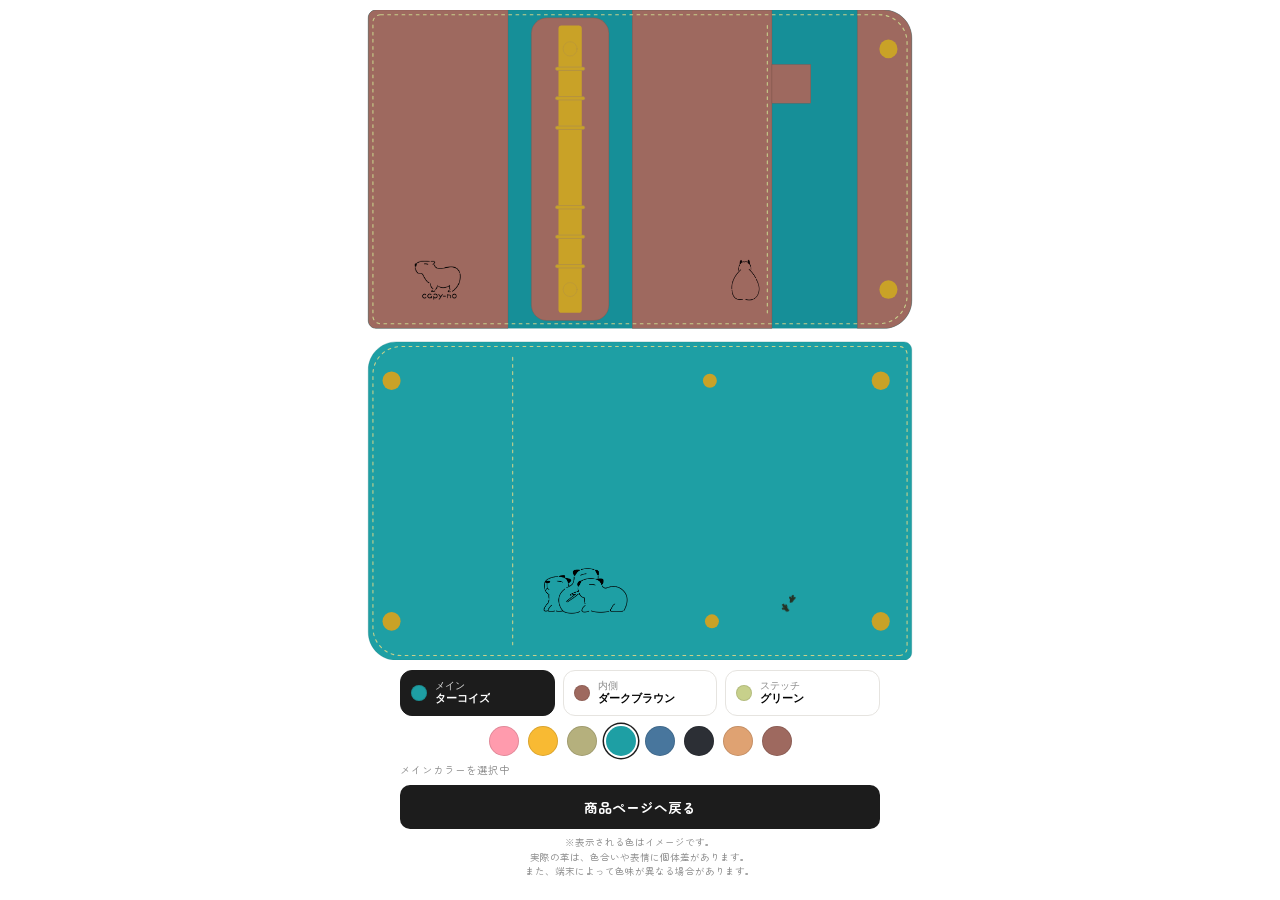
<file: index.html>
<!DOCTYPE html>
<html lang="ja">
<head>
<meta charset="UTF-8">
<meta http-equiv="refresh" content="0; url=bible/">
<title>カラーシミュレーター | capy-no</title>
<script>location.replace('bible/' + location.search);</script>
</head>
<body>
<p><a href="bible/">カラーシミュレーターへ</a></p>
</body>
</html>
</file>
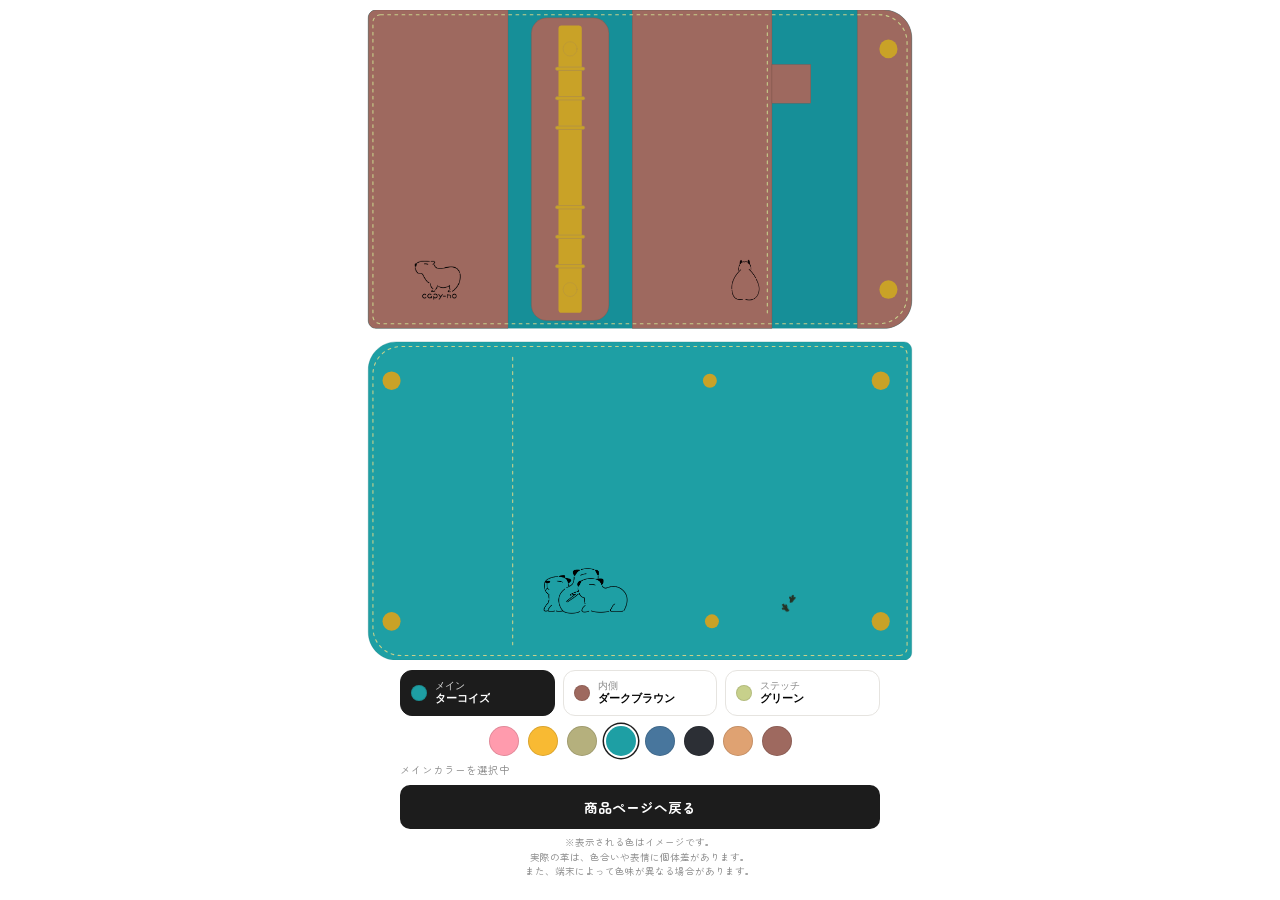
<file: bible-minne/index.html>
<!DOCTYPE html>
<html lang="ja">
<head>
<meta charset="UTF-8">
<meta http-equiv="refresh" content="0; url=../bible/?back=https%3A%2F%2Fminne.com%2Fitems%2F44501650">
<title>カラーシミュレーター | capy-no</title>
<script>location.replace('../bible/?back=https%3A%2F%2Fminne.com%2Fitems%2F44501650');</script>
</head>
<body>
<p><a href="../bible/?back=https%3A%2F%2Fminne.com%2Fitems%2F44501650">カラーシミュレーターへ</a></p>
</body>
</html>
</file>
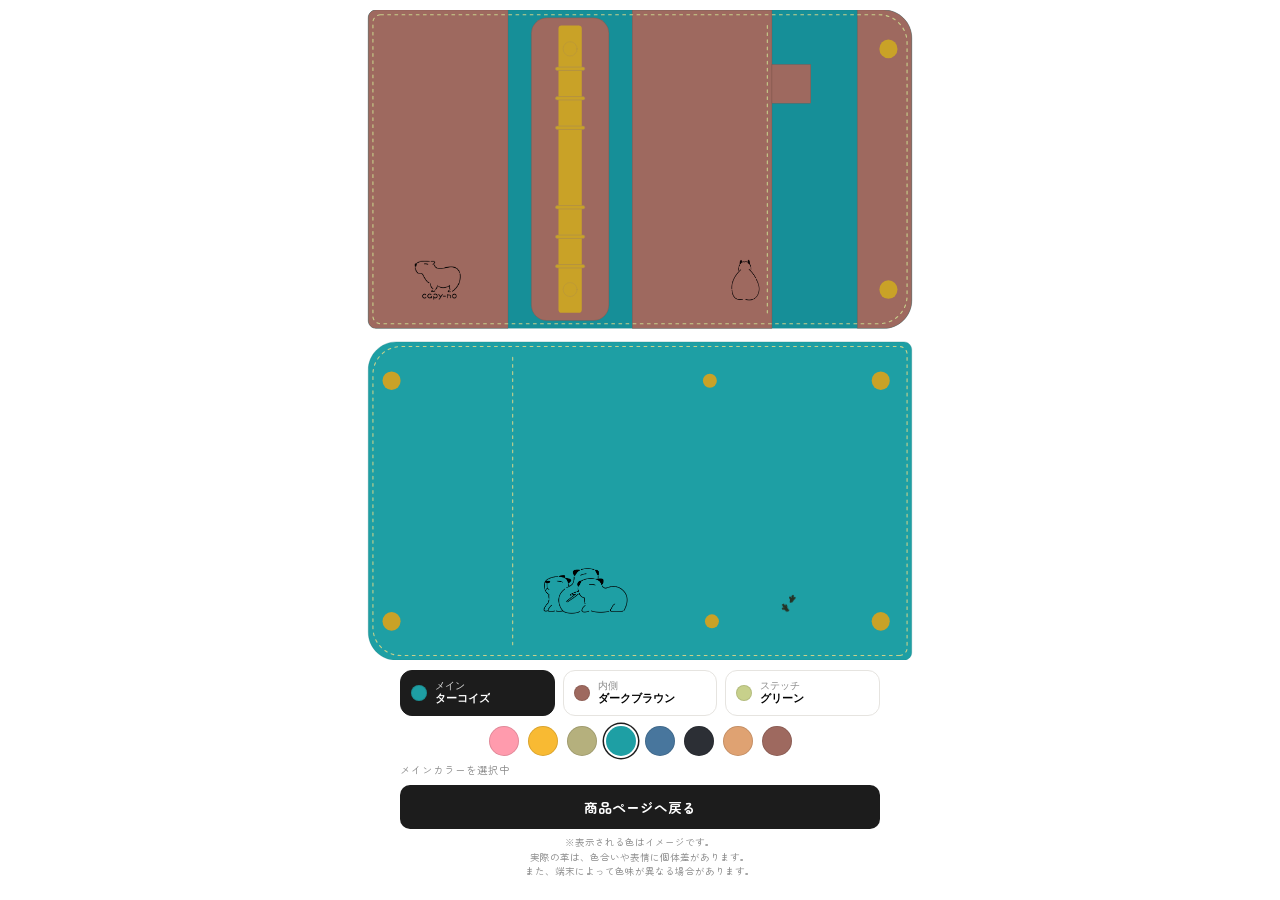
<file: bible/index.html>
<!DOCTYPE html>
<html lang="ja">
<head>
<meta charset="UTF-8">
<meta name="viewport" content="width=device-width, initial-scale=1.0">
<title>カラーシミュレーター | capy-no</title>
<!-- Google tag (gtag.js) -->
<script async src="https://www.googletagmanager.com/gtag/js?id=G-CZFLJF0Y0Q"></script>
<script>
  window.dataLayer = window.dataLayer || [];
  function gtag(){dataLayer.push(arguments);}
  gtag('js', new Date());
  gtag('config', 'G-CZFLJF0Y0Q');
</script>
<link rel="preconnect" href="https://fonts.googleapis.com">
<link href="https://fonts.googleapis.com/css2?family=Zen+Maru+Gothic:wght@400;500;700;900&display=swap" rel="stylesheet">
<link rel="stylesheet" href="../shared/simulator.css">
<style>
  /* この商品（バイブルサイズ）のアートワーク専用スタイル。
     色変数の初期値と、SVGパーツ⇔色変数の対応はここに書く。 */
  :root{
    --main-color:#1E9FA4;
    --main-suede-color:#168F98;
    --inner-color:#9E695F;
    --thread-color:#C7D08B;
    --hardware:#C9A227;
    --main-border:#16777B;
    --inner-border:#754A43;
  }
  .c-main{ fill:var(--main-color); stroke:var(--main-border); stroke-miterlimit:10; stroke-width:.5px; transition:fill .35s ease, stroke .35s ease; }
  .c-main-suede{ fill:var(--main-suede-color); stroke:var(--main-border); stroke-miterlimit:10; stroke-width:.5px; transition:fill .35s ease, stroke .35s ease; }
  .c-inner{ fill:var(--inner-color); stroke:var(--inner-border); stroke-miterlimit:10; stroke-width:.5px; transition:fill .35s ease, stroke .35s ease; }
  .c-thread{ fill:none; stroke:var(--thread-color); stroke-dasharray:5 8; stroke-width:2px; stroke-linecap:round; transition:stroke .35s ease; }
  .c-hardware-fill{ fill:#c9a227; }
  .c-hardware-fill2{ fill:#c9a227; }
  .c-hardware-bar{ fill:#c9a227; stroke:#a58756; }
  .c-hardware-line{ fill:none; stroke:rgba(165,135,86,.5); stroke-linejoin:round; stroke-linecap:round; }
</style>
</head>
<body>
<div class="page">
  <h1 class="visually-hidden">システム手帳（バイブルサイズ） カラーシミュレーター</h1>

  <main>
    <div class="preview">
      <svg viewBox="0 0 992.38 1187.09" xmlns="http://www.w3.org/2000/svg" preserveAspectRatio="xMidYMid meet">
        <path class="c-main-suede" d="M14.3.12h926.93c28.16,0,51.02,22.86,51.02,51.02v479.06c0,28.16-22.86,51.02-51.02,51.02H14.3c-7.82,0-14.17-6.35-14.17-14.17V14.3C.12,6.48,6.48.12,14.3.12Z"/>
        <path class="c-inner" d="M14.3.12h240.94v581.1H14.3c-7.82,0-14.17-6.35-14.17-14.17V14.3C.12,6.48,6.48.12,14.3.12Z"/>
        <rect class="c-inner" x="482.01" y=".12" width="255.12" height="581.1"/>
        <rect class="c-inner" x="297.76" y="14.3" width="141.73" height="552.76" rx="28.35" ry="28.35"/>
        <path class="c-inner" d="M893.04.12h48.19c28.16,0,51.02,22.86,51.02,51.02v479.06c0,28.16-22.86,51.02-51.02,51.02h-48.19V.12h0Z"/>
        <rect class="c-hardware-fill" x="347.37" y="28.47" width="42.52" height="524.41" rx="5.67" ry="5.67"/>
        <ellipse class="c-hardware-line" cx="368.63" cy="70.99" rx="12.76" ry="13.13"/>
        <circle class="c-hardware-line" cx="368.63" cy="510.36" r="12.76"/>
        <rect class="c-inner" x="737.13" y="99.34" width="70.87" height="70.87"/>
        <path class="c-thread" d="M22.8,8.63h909.92c28.16,0,51.02,22.86,51.02,51.02v462.05c0,28.16-22.86,51.02-51.02,51.02H22.8c-7.82,0-14.17-6.35-14.17-14.17V22.8c0-7.82,6.35-14.17,14.17-14.17Z"/>
        <line class="c-thread" x1="728.63" y1="28.47" x2="728.63" y2="552.88"/>
        <ellipse class="c-hardware-fill2" cx="949.73" cy="70.99" rx="16.51" ry="17"/>
        <ellipse class="c-hardware-fill2" cx="949.73" cy="510.36" rx="16.51" ry="17"/>
        <rect class="c-hardware-bar" x="341.7" y="211.87" width="53.86" height="6.24" rx="3.12" ry="3.12"/>
        <rect class="c-hardware-bar" x="341.7" y="357.01" width="53.86" height="6.24" rx="3.12" ry="3.12"/>
        <rect class="c-hardware-bar" x="341.7" y="410.87" width="53.86" height="6.24" rx="3.12" ry="3.12"/>
        <rect class="c-hardware-bar" x="341.7" y="104.16" width="53.86" height="6.24" rx="3.12" ry="3.12"/>
        <rect class="c-hardware-bar" x="341.7" y="158.01" width="53.86" height="6.24" rx="3.12" ry="3.12"/>
        <rect class="c-hardware-bar" x="341.7" y="464.72" width="53.86" height="6.24" rx="3.12" ry="3.12"/>
        <path class="c-main" d="M14.3,605.86h926.93c28.16,0,51.02,22.86,51.02,51.02v479.06c0,28.16-22.86,51.02-51.02,51.02H14.3c-7.82,0-14.17-6.35-14.17-14.17v-552.76c0-7.82,6.35-14.17,14.17-14.17Z" transform="translate(992.38 1792.83) rotate(180)"/>
        <path class="c-thread" d="M22.8,614.37h909.92c28.16,0,51.02,22.86,51.02,51.02v462.05c0,28.16-22.86,51.02-51.02,51.02H22.8c-7.82,0-14.17-6.35-14.17-14.17v-535.75c0-7.82,6.35-14.17,14.17-14.17Z" transform="translate(992.38 1792.83) rotate(180)"/>
        <line class="c-thread" x1="263.75" y1="634.21" x2="263.75" y2="1158.62"/>
        <ellipse class="c-hardware-fill2" cx="42.64" cy="676.73" rx="16.51" ry="17"/>
        <ellipse class="c-hardware-fill2" cx="42.64" cy="1116.1" rx="16.51" ry="17"/>
        <ellipse class="c-hardware-fill2" cx="935.68" cy="676.73" rx="16.51" ry="17"/>
        <ellipse class="c-hardware-fill2" cx="935.68" cy="1116.1" rx="16.51" ry="17"/>
        <circle class="c-hardware-fill2" cx="623.75" cy="676.73" r="12.76"/>
        <circle class="c-hardware-fill2" cx="627.51" cy="1116.1" r="12.76"/>
        <image width="289" height="245" transform="translate(85.04 457.99) scale(.29)" href="assets/logo-large.png"/>
        <image width="638" height="346" transform="translate(320.29 1018.89) scale(.24)" href="assets/logo-medium.png"/>
        <image width="47" height="70" transform="translate(751.87 1087.28) rotate(-30) scale(.24)" href="assets/pawprint-small-1.png"/>
        <image width="49" height="60" transform="translate(768.34 1067.82) scale(.24)" href="assets/pawprint-small-2.png"/>
        <image width="214" height="308" transform="translate(662.97 456.16) scale(.24)" href="assets/logo-corner.png"/>
      </svg>
    </div>

    <div class="controls" id="controls"></div>
  </main>

  <div class="modal-overlay" id="modal-overlay"></div>
</div>

<script src="../shared/simulator.js"></script>
<script src="config.js"></script>
<script>
  ColorSimulator.init(SIMULATOR_CONFIG);
</script>
</body>
</html>
</file>
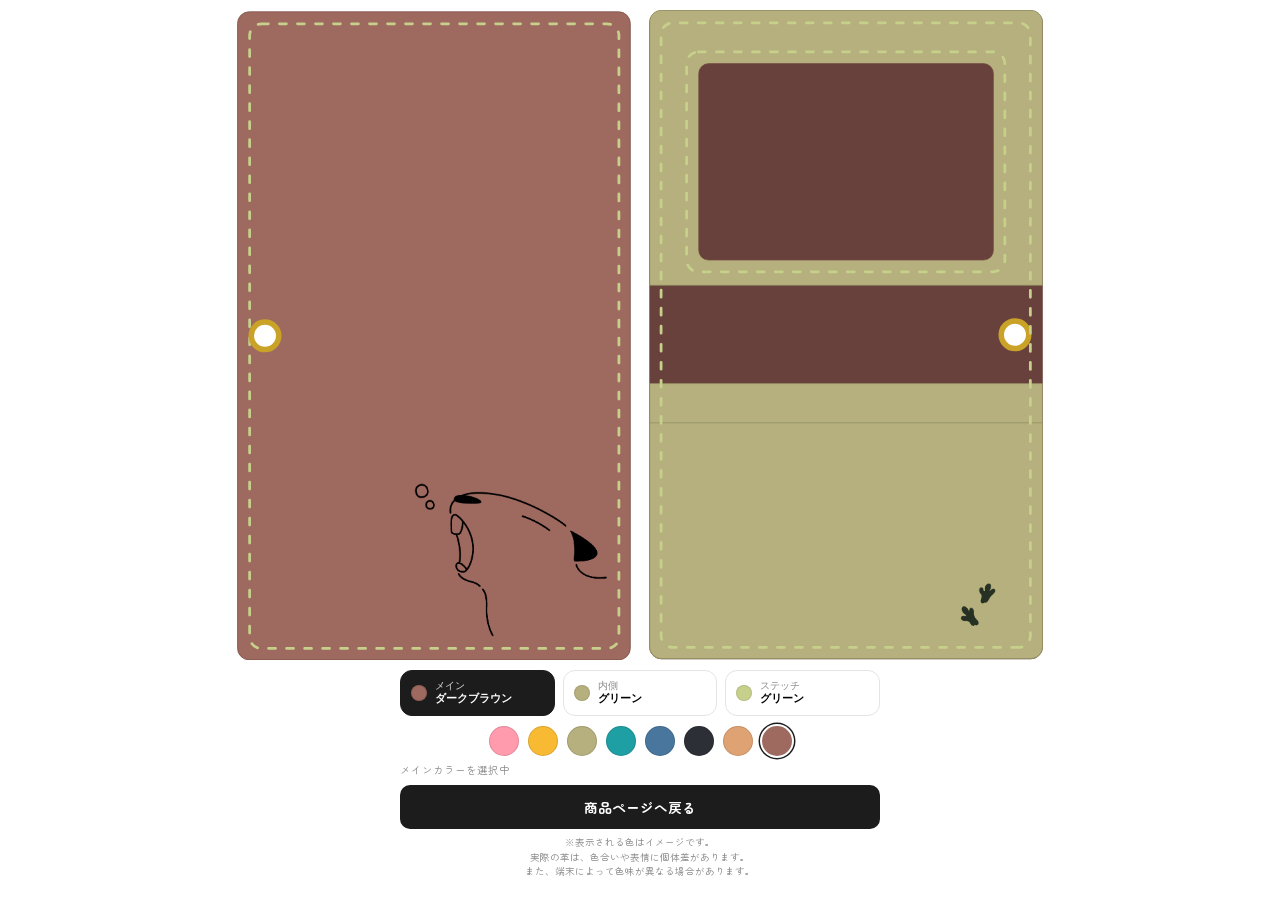
<file: foldpasscase-minne/index.html>
<!DOCTYPE html>
<html lang="ja">
<head>
<meta charset="UTF-8">
<meta http-equiv="refresh" content="0; url=../foldpasscase/?back=https%3A%2F%2Fminne.com%2Fitems%2F36598330">
<title>カラーシミュレーター | capy-no</title>
<script>location.replace('../foldpasscase/?back=https%3A%2F%2Fminne.com%2Fitems%2F36598330');</script>
</head>
<body>
<p><a href="../foldpasscase/?back=https%3A%2F%2Fminne.com%2Fitems%2F36598330">カラーシミュレーターへ</a></p>
</body>
</html>
</file>
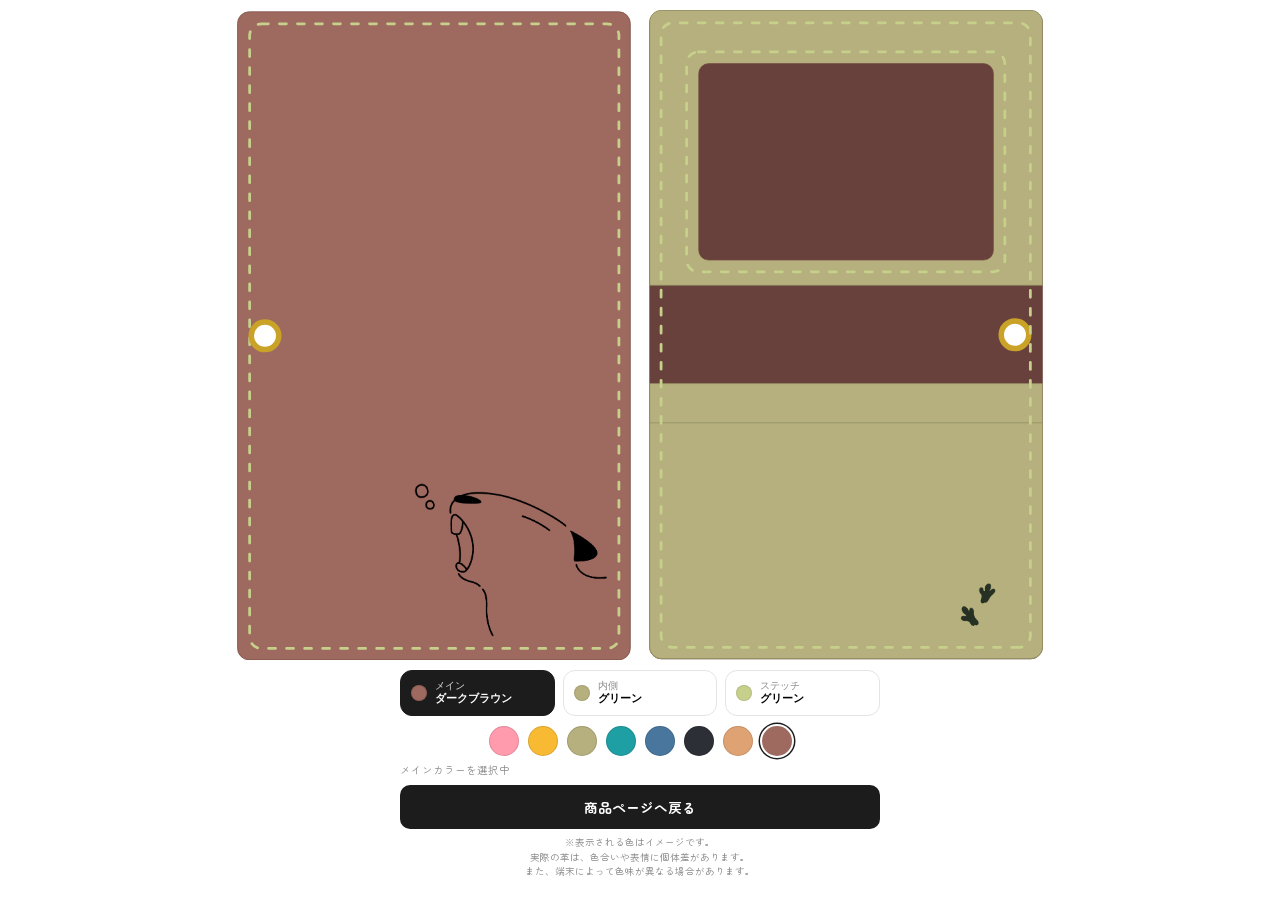
<file: foldpasscase/index.html>
<!DOCTYPE html>
<html lang="ja">
<head>
<meta charset="UTF-8">
<meta name="viewport" content="width=device-width, initial-scale=1.0">
<title>カラーシミュレーター | capy-no</title>
<!-- Google tag (gtag.js) -->
<script async src="https://www.googletagmanager.com/gtag/js?id=G-CZFLJF0Y0Q"></script>
<script>
  window.dataLayer = window.dataLayer || [];
  function gtag(){dataLayer.push(arguments);}
  gtag('js', new Date());
  gtag('config', 'G-CZFLJF0Y0Q');
</script>
<link rel="preconnect" href="https://fonts.googleapis.com">
<link href="https://fonts.googleapis.com/css2?family=Zen+Maru+Gothic:wght@400;500;700;900&display=swap" rel="stylesheet">
<link rel="stylesheet" href="../shared/simulator.css">
<style>
  /* この商品（二つ折りパスケース）のアートワーク専用スタイル。
     色変数の初期値と、SVGパーツ⇔色変数の対応はここに書く。 */
  :root{
    --main-color:#9E695F;
    --main-suede-color:#68413D;
    --inner-color:#B5B07D;
    --thread-color:#C7D08B;
    --hardware:#C9A227;
    --main-border:#754A43;
    --inner-border:#8F8A5D;
  }
  .c-main{ fill:var(--main-color); stroke:var(--main-border); stroke-miterlimit:10; stroke-width:.5px; transition:fill .35s ease, stroke .35s ease; }
  .c-main-suede{ fill:var(--main-suede-color); stroke:var(--main-border); stroke-miterlimit:10; stroke-width:.5px; transition:fill .35s ease, stroke .35s ease; }
  .c-inner{ fill:var(--inner-color); stroke:var(--inner-border); stroke-miterlimit:10; stroke-width:.5px; transition:fill .35s ease, stroke .35s ease; }
  .c-thread{ fill:none; stroke:var(--thread-color); stroke-dasharray:5 8; stroke-width:2px; stroke-linecap:round; transition:stroke .35s ease; }
  .c-hardware{ fill:#fff; stroke:#c9a227; stroke-width:4px; }
</style>
</head>
<body>
<div class="page">
  <h1 class="visually-hidden">二つ折りパスケース カラーシミュレーター</h1>

  <main>
    <div class="preview">
      <svg viewBox="0 0 581.35 469.2" xmlns="http://www.w3.org/2000/svg" preserveAspectRatio="xMidYMid meet">
        <rect class="c-main" x=".25" y="1.24" width="283.46" height="467.72" rx="8.5" ry="8.5"/>
        <rect class="c-thread" x="9" y="9.99" width="266.46" height="450.71" rx="8.5" ry="8.5"/>
        <circle class="c-hardware" cx="20.09" cy="235.1" r="9.92"/>
        <image width="577" height="459" transform="translate(128.23 341.79) scale(.24)" href="assets/logo.png"/>
        <rect class="c-main-suede" x="297.64" y=".5" width="283.46" height="467.72" rx="8.5" ry="8.5" transform="translate(878.74 468.72) rotate(180)"/>
        <circle class="c-hardware" cx="561.26" cy="234.36" r="9.92"/>
        <path class="c-inner" d="M297.64,269.54h283.46v189.92c0,4.69-3.81,8.5-8.5,8.5h-266.46c-4.69,0-8.5-3.81-8.5-8.5v-189.92h0Z"/>
        <path class="c-inner" d="M297.64,297.89h283.46v161.57c0,4.69-3.81,8.5-8.5,8.5h-266.46c-4.69,0-8.5-3.81-8.5-8.5v-161.57h0Z"/>
        <path class="c-inner" d="M306.14.25h266.46c4.69,0,8.5,3.81,8.5,8.5v189.92h-283.46V8.75c0-4.69,3.81-8.5,8.5-8.5Z"/>
        <rect class="c-thread" x="305.89" y="9.25" width="266.46" height="450.71" rx="8.5" ry="8.5" transform="translate(878.24 469.22) rotate(180)"/>
        <image width="47" height="70" transform="translate(518.74 433.32) rotate(-30) scale(.24)" href="assets/pawprint-small-1.png"/>
        <image width="49" height="60" transform="translate(535.22 413.87) scale(.24)" href="assets/pawprint-small-2.png"/>
        <rect class="c-main-suede" x="333.07" y="38.69" width="212.6" height="141.73" rx="7.09" ry="7.09"/>
        <rect class="c-thread" x="324.32" y="30.18" width="229.61" height="158.74" rx="8.5" ry="8.5"/>
      </svg>
    </div>

    <div class="controls" id="controls"></div>
  </main>

  <div class="modal-overlay" id="modal-overlay"></div>
</div>

<script src="../shared/simulator.js"></script>
<script src="config.js"></script>
<script>
  ColorSimulator.init(SIMULATOR_CONFIG);
</script>
</body>
</html>
</file>
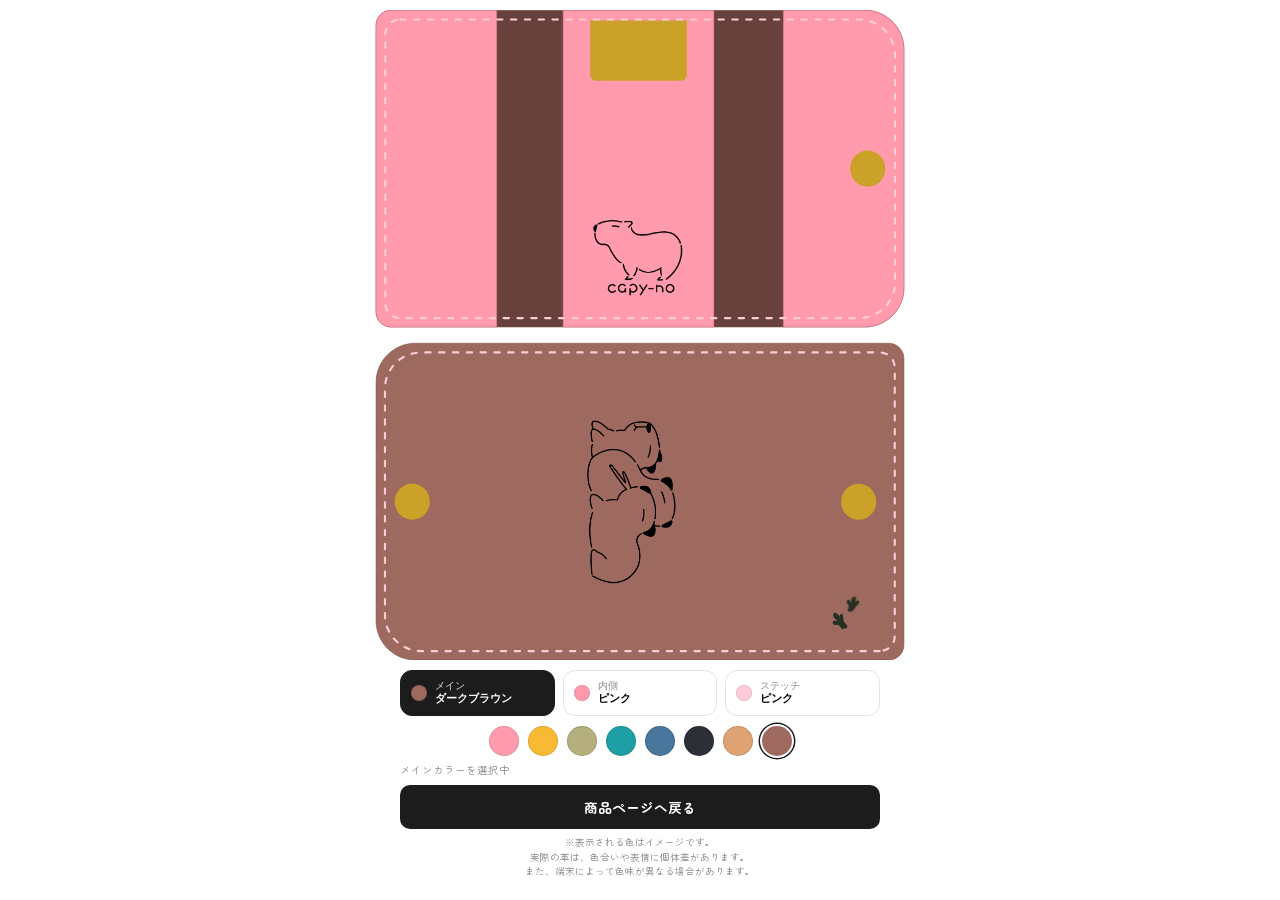
<file: keycase4-minne/index.html>
<!DOCTYPE html>
<html lang="ja">
<head>
<meta charset="UTF-8">
<meta http-equiv="refresh" content="0; url=../keycase4/?back=https%3A%2F%2Fminne.com%2Fitems%2F39196807">
<title>カラーシミュレーター | capy-no</title>
<script>location.replace('../keycase4/?back=https%3A%2F%2Fminne.com%2Fitems%2F39196807');</script>
</head>
<body>
<p><a href="../keycase4/?back=https%3A%2F%2Fminne.com%2Fitems%2F39196807">カラーシミュレーターへ</a></p>
</body>
</html>
</file>
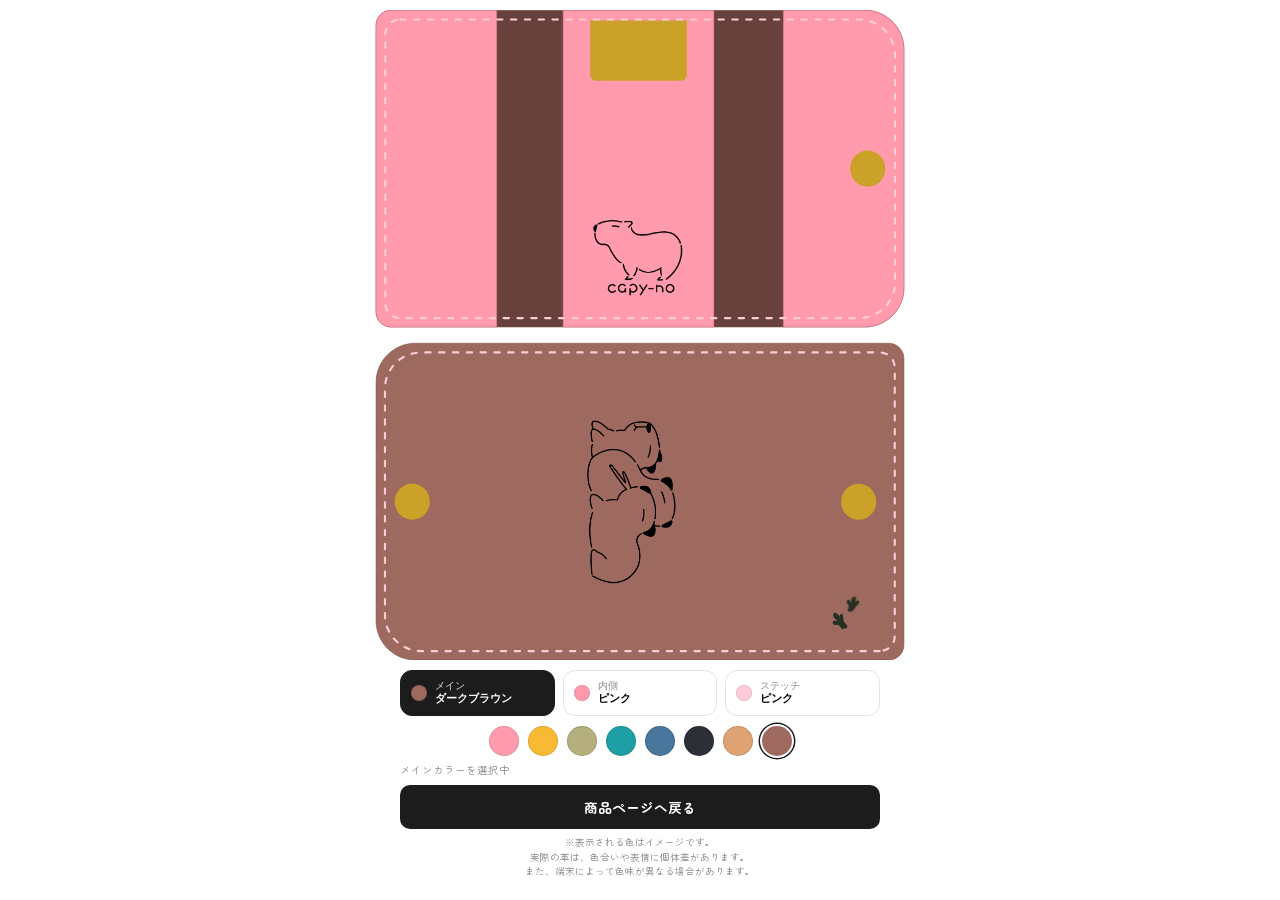
<file: keycase4/index.html>
<!DOCTYPE html>
<html lang="ja">
<head>
<meta charset="UTF-8">
<meta name="viewport" content="width=device-width, initial-scale=1.0">
<title>カラーシミュレーター | capy-no</title>
<!-- Google tag (gtag.js) -->
<script async src="https://www.googletagmanager.com/gtag/js?id=G-CZFLJF0Y0Q"></script>
<script>
  window.dataLayer = window.dataLayer || [];
  function gtag(){dataLayer.push(arguments);}
  gtag('js', new Date());
  gtag('config', 'G-CZFLJF0Y0Q');
</script>
<link rel="preconnect" href="https://fonts.googleapis.com">
<link href="https://fonts.googleapis.com/css2?family=Zen+Maru+Gothic:wght@400;500;700;900&display=swap" rel="stylesheet">
<link rel="stylesheet" href="../shared/simulator.css">
<style>
  /* この商品（4連キーケース）のアートワーク専用スタイル。
     色変数の初期値と、SVGパーツ⇔色変数の対応はここに書く。 */
  :root{
    --main-color:#9E695F;
    --main-suede-color:#68413D;
    --inner-color:#FF9BAD;
    --thread-color:#FFCCD7;
    --hardware:#C9A227;
    --main-border:#754A43;
    --inner-border:#D96F86;
  }
  .c-main{ fill:var(--main-color); stroke:var(--main-border); stroke-miterlimit:10; stroke-width:.5px; transition:fill .35s ease, stroke .35s ease; }
  .c-main-suede{ fill:var(--main-suede-color); stroke:var(--main-border); stroke-miterlimit:10; stroke-width:.5px; transition:fill .35s ease, stroke .35s ease; }
  .c-inner{ fill:var(--inner-color); stroke:var(--inner-border); stroke-miterlimit:10; stroke-width:.5px; transition:fill .35s ease, stroke .35s ease; }
  .c-thread{ fill:none; stroke:var(--thread-color); stroke-dasharray:5 8; stroke-width:2px; stroke-linecap:round; transition:stroke .35s ease; }
  .c-hardware{ fill:#c9a227; }
</style>
</head>
<body>
<div class="page">
  <h1 class="visually-hidden">4連キーケース カラーシミュレーター</h1>

  <main>
    <div class="preview">
      <svg viewBox="0 0 496.56 611.05" xmlns="http://www.w3.org/2000/svg" preserveAspectRatio="xMidYMid meet">
        <path class="c-main" d="M14.42,313.17h445.04c20.34,0,36.85,16.51,36.85,36.85v223.94c0,20.34-16.51,36.85-36.85,36.85H14.42c-7.82,0-14.17-6.35-14.17-14.17v-269.29c0-7.82,6.35-14.17,14.17-14.17Z" transform="translate(496.56 923.97) rotate(180)"/>
        <path class="c-main-suede" d="M14.42.25h445.04c20.34,0,36.85,16.51,36.85,36.85v223.94c0,20.34-16.51,36.85-36.85,36.85H14.42c-7.82,0-14.17-6.35-14.17-14.17V14.42C.25,6.6,6.6.25,14.42.25Z"/>
        <rect class="c-inner" x="176" y=".25" width="141.73" height="297.64"/>
        <path class="c-hardware" d="M201.51,9.75h90.71v51.02c0,3.13-2.54,5.67-5.67,5.67h-79.37c-3.13,0-5.67-2.54-5.67-5.67V9.75h0Z"/>
        <path class="c-inner" d="M14.42.25h99.21v297.64H14.42c-7.82,0-14.17-6.35-14.17-14.17V14.42C.25,6.6,6.6.25,14.42.25Z"/>
        <path class="c-inner" d="M382.93.25h76.54c20.34,0,36.85,16.51,36.85,36.85v223.94c0,20.34-16.51,36.85-36.85,36.85h-76.54V.25h0Z"/>
        <path class="c-thread" d="M23.05,8.88h430.87c18.77,0,34.02,15.24,34.02,34.02v212.6c0,18.77-15.24,34.02-34.02,34.02H23.05c-7.82,0-14.17-6.35-14.17-14.17V23.05c0-7.82,6.35-14.17,14.17-14.17Z"/>
        <ellipse class="c-hardware" cx="462.3" cy="149.07" rx="16.51" ry="17"/>
        <image width="289" height="245" transform="translate(204.34 197.45) scale(.29)" href="assets/logo-large.png"/>
        <image width="638" height="346" transform="translate(281.72 385.55) rotate(90) scale(.24)" href="assets/logo-medium.png"/>
        <image width="47" height="70" transform="translate(425.45 569.72) rotate(-30) scale(.26)" href="assets/pawprint-small-1.png"/>
        <image width="49" height="60" transform="translate(442.51 551.29) scale(.24)" href="assets/pawprint-small-2.png"/>
        <path class="c-thread" d="M22.8,321.79h430.87c18.77,0,34.02,15.24,34.02,34.02v212.6c0,18.77-15.24,34.02-34.02,34.02H22.8c-7.82,0-14.17-6.35-14.17-14.17v-252.28c0-7.82,6.35-14.17,14.17-14.17Z" transform="translate(496.31 924.22) rotate(180)"/>
        <ellipse class="c-hardware" cx="34.27" cy="461.98" rx="16.51" ry="17"/>
        <ellipse class="c-hardware" cx="453.79" cy="462.11" rx="16.51" ry="17"/>
      </svg>
    </div>

    <div class="controls" id="controls"></div>
  </main>

  <div class="modal-overlay" id="modal-overlay"></div>
</div>

<script src="../shared/simulator.js"></script>
<script src="config.js"></script>
<script>
  ColorSimulator.init(SIMULATOR_CONFIG);
</script>
</body>
</html>
</file>
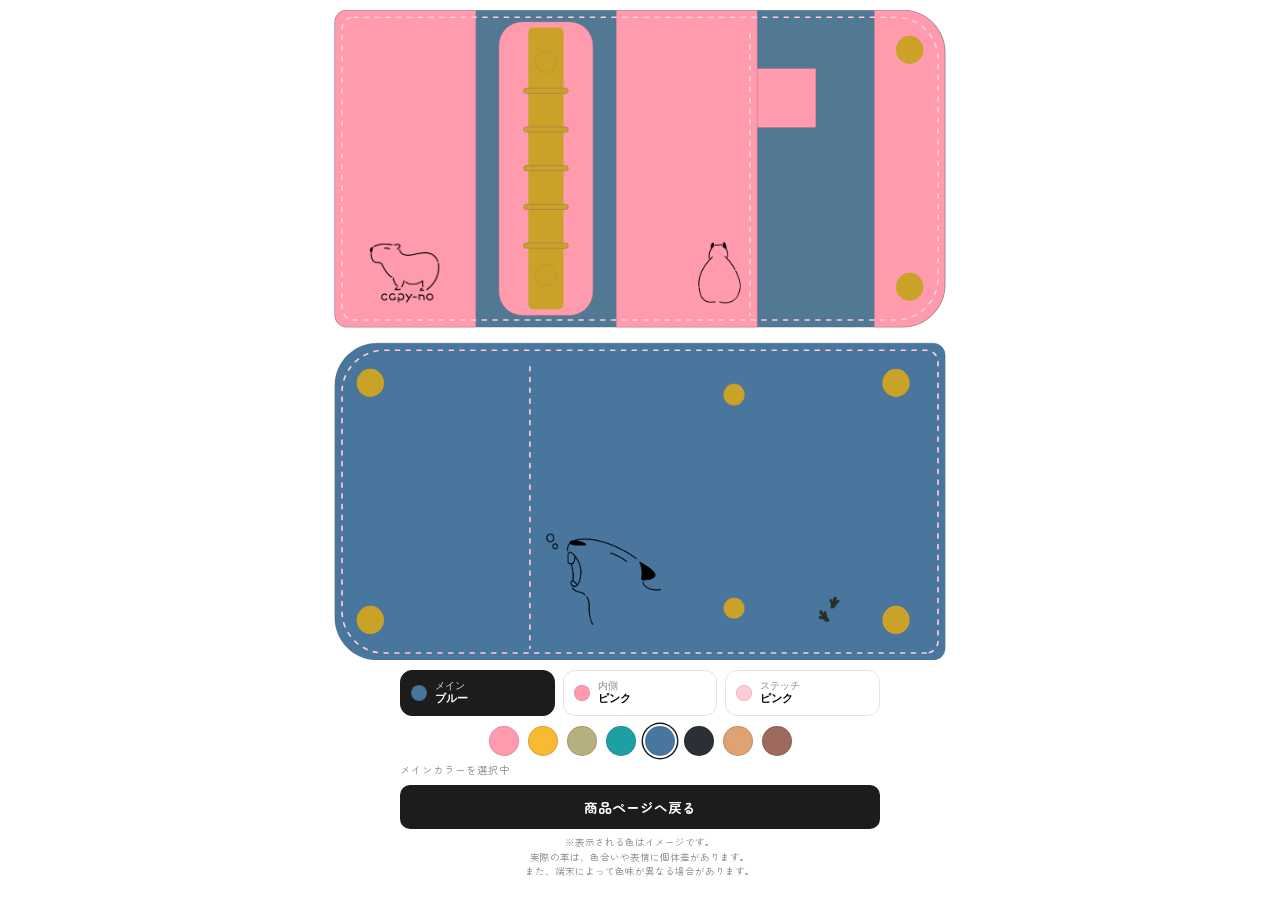
<file: micro5-minne/index.html>
<!DOCTYPE html>
<html lang="ja">
<head>
<meta charset="UTF-8">
<meta http-equiv="refresh" content="0; url=../micro5/?back=https%3A%2F%2Fminne.com%2Fitems%2F46133997">
<title>カラーシミュレーター | capy-no</title>
<script>location.replace('../micro5/?back=https%3A%2F%2Fminne.com%2Fitems%2F46133997');</script>
</head>
<body>
<p><a href="../micro5/?back=https%3A%2F%2Fminne.com%2Fitems%2F46133997">カラーシミュレーターへ</a></p>
</body>
</html>
</file>
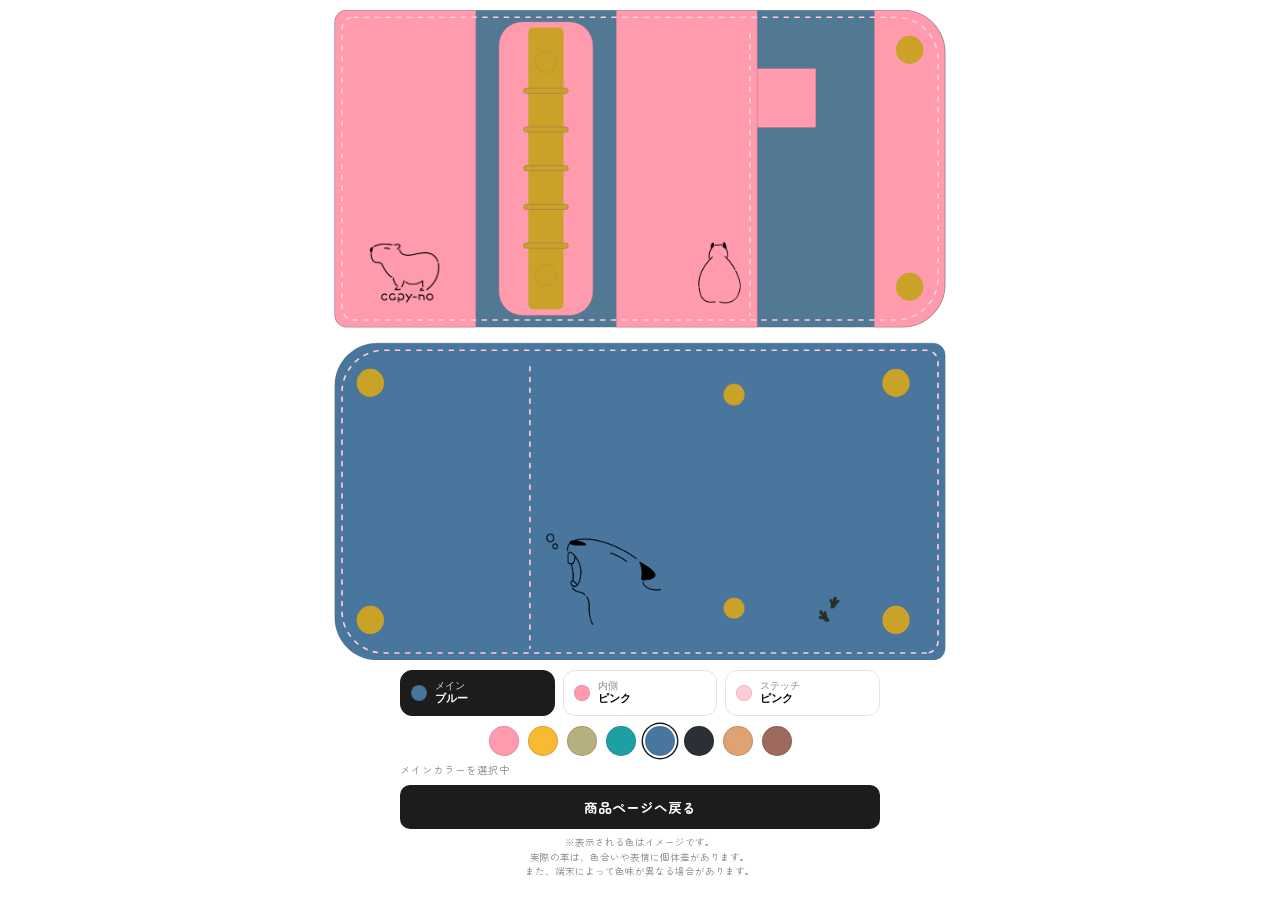
<file: micro5/index.html>
<!DOCTYPE html>
<html lang="ja">
<head>
<meta charset="UTF-8">
<meta name="viewport" content="width=device-width, initial-scale=1.0">
<title>カラーシミュレーター | capy-no</title>
<!-- Google tag (gtag.js) -->
<script async src="https://www.googletagmanager.com/gtag/js?id=G-CZFLJF0Y0Q"></script>
<script>
  window.dataLayer = window.dataLayer || [];
  function gtag(){dataLayer.push(arguments);}
  gtag('js', new Date());
  gtag('config', 'G-CZFLJF0Y0Q');
</script>
<link rel="preconnect" href="https://fonts.googleapis.com">
<link href="https://fonts.googleapis.com/css2?family=Zen+Maru+Gothic:wght@400;500;700;900&display=swap" rel="stylesheet">
<link rel="stylesheet" href="../shared/simulator.css">
<style>
  /* この商品（マイクロ5サイズ）のアートワーク専用スタイル。
     色変数の初期値と、SVGパーツ⇔色変数の対応はここに書く。 */
  :root{
    --main-color:#48769D;
    --main-suede-color:#527994;
    --inner-color:#FF9BAD;
    --thread-color:#FFCCD7;
    --hardware:#C9A227;
    --main-border:#365A78;
    --inner-border:#D96F86;
  }
  .c-main{ fill:var(--main-color); stroke:var(--main-border); stroke-miterlimit:10; stroke-width:.5px; transition:fill .35s ease, stroke .35s ease; }
  .c-main-suede{ fill:var(--main-suede-color); stroke:var(--main-border); stroke-miterlimit:10; stroke-width:.5px; transition:fill .35s ease, stroke .35s ease; }
  .c-inner{ fill:var(--inner-color); stroke:var(--inner-border); stroke-miterlimit:10; stroke-width:.5px; transition:fill .35s ease, stroke .35s ease; }
  .c-thread{ fill:none; stroke:var(--thread-color); stroke-dasharray:5 8; stroke-width:2px; stroke-linecap:round; transition:stroke .35s ease; }
  .c-hardware-fill{ fill:#c9a227; }
  .c-hardware-fill2{ fill:#c9a227; }
  .c-hardware-fill3{ fill:#c9a227; stroke:rgba(165,135,86,.5); stroke-linejoin:round; stroke-linecap:round; }
  .c-hardware-bar{ fill:#c9a227; stroke:#a58756; }
  .c-hardware-line{ fill:none; stroke:rgba(165,135,86,.5); stroke-linejoin:round; stroke-linecap:round; }
</style>
</head>
<body>
<div class="page">
  <h1 class="visually-hidden">システム手帳（マイクロ5サイズ） カラーシミュレーター</h1>

  <main>
    <div class="preview">
      <svg viewBox="0 0 737.51 785.45" xmlns="http://www.w3.org/2000/svg" preserveAspectRatio="xMidYMid meet">
        <path class="c-main" d="M14.42,402.52h671.81c28.16,0,51.02,22.86,51.02,51.02v280.63c0,28.16-22.86,51.02-51.02,51.02H14.42c-7.82,0-14.17-6.35-14.17-14.17v-354.33c0-7.82,6.35-14.17,14.17-14.17Z" transform="translate(737.51 1187.72) rotate(180)"/>
        <path class="c-main-suede" d="M14.42.25h671.81c28.16,0,51.02,22.86,51.02,51.02v280.63c0,28.16-22.86,51.02-51.02,51.02H14.42c-7.82,0-14.17-6.35-14.17-14.17V14.42C.25,6.6,6.6.25,14.42.25Z"/>
        <path class="c-inner" d="M14.42.25h155.91v382.68H14.42c-7.82,0-14.17-6.35-14.17-14.17V14.42C.25,6.6,6.6.25,14.42.25Z"/>
        <rect class="c-inner" x="340.16" y=".25" width="170.08" height="382.68"/>
        <rect class="c-inner" x="198.43" y="14.42" width="113.39" height="354.33" rx="28.35" ry="28.35"/>
        <path class="c-inner" d="M651.97.25h34.02c28.16,0,51.02,22.86,51.02,51.02v280.63c0,28.16-22.86,51.02-51.02,51.02h-34.02V.25h0Z"/>
        <rect class="c-hardware-fill" x="233.86" y="21.26" width="42.52" height="340.16" rx="5.67" ry="5.67"/>
        <ellipse class="c-hardware-line" cx="255.12" cy="62.36" rx="12.76" ry="13.13"/>
        <circle class="c-hardware-line" cx="255.12" cy="320.31" r="12.76"/>
        <rect class="c-inner" x="510.24" y="70.87" width="70.87" height="70.87"/>
        <path class="c-thread" d="M22.93,8.75h654.8c28.16,0,51.02,22.86,51.02,51.02v263.62c0,28.16-22.86,51.02-51.02,51.02H22.93c-7.82,0-14.17-6.35-14.17-14.17V22.93c0-7.82,6.35-14.17,14.17-14.17Z"/>
        <line class="c-thread" x1="501.73" y1="28.6" x2="501.73" y2="368.75"/>
        <ellipse class="c-hardware-fill2" cx="694.49" cy="48.19" rx="16.51" ry="17"/>
        <ellipse class="c-hardware-fill2" cx="694.49" cy="334.49" rx="16.51" ry="17"/>
        <rect class="c-hardware-bar" x="228.19" y="187.97" width="53.86" height="6.24" rx="3.12" ry="3.12"/>
        <rect class="c-hardware-bar" x="228.19" y="234.74" width="53.86" height="6.24" rx="3.12" ry="3.12"/>
        <rect class="c-hardware-bar" x="228.19" y="281.51" width="53.86" height="6.24" rx="3.12" ry="3.12"/>
        <rect class="c-hardware-bar" x="228.19" y="94.43" width="53.86" height="6.24" rx="3.12" ry="3.12"/>
        <rect class="c-hardware-bar" x="228.19" y="141.2" width="53.86" height="6.24" rx="3.12" ry="3.12"/>
        <ellipse class="c-hardware-fill2" cx="677.97" cy="450.46" rx="16.51" ry="17"/>
        <ellipse class="c-hardware-fill2" cx="677.97" cy="736.76" rx="16.51" ry="17"/>
        <image width="289" height="245" transform="translate(42.52 282.24) scale(.29)" href="assets/logo-large.png"/>
        <image width="47" height="70" transform="translate(581.21 728.13) rotate(-30) scale(.24)" href="assets/pawprint-small-1.png"/>
        <image width="49" height="60" transform="translate(597.69 708.67) scale(.24)" href="assets/pawprint-small-2.png"/>
        <image width="214" height="308" transform="translate(439.03 280.41) scale(.24)" href="assets/logo-corner.png"/>
        <ellipse class="c-hardware-fill3" cx="482.39" cy="464.63" rx="12.76" ry="13.13"/>
        <circle class="c-hardware-fill3" cx="482.39" cy="722.58" r="12.76"/>
        <path class="c-thread" d="M22.93,411.02h654.8c28.16,0,51.02,22.86,51.02,51.02v263.62c0,28.16-22.86,51.02-51.02,51.02H22.93c-7.82,0-14.17-6.35-14.17-14.17v-337.32c0-7.82,6.35-14.17,14.17-14.17Z" transform="translate(737.51 1187.72) rotate(180)"/>
        <line class="c-thread" x1="235.78" y1="430.87" x2="235.78" y2="771.02"/>
        <ellipse class="c-hardware-fill2" cx="43.02" cy="450.46" rx="16.51" ry="17"/>
        <ellipse class="c-hardware-fill2" cx="43.02" cy="736.76" rx="16.51" ry="17"/>
        <image width="577" height="459" transform="translate(255.54 632.52) scale(.24)" href="assets/logo-medium.png"/>
      </svg>
    </div>

    <div class="controls" id="controls"></div>
  </main>

  <div class="modal-overlay" id="modal-overlay"></div>
</div>

<script src="../shared/simulator.js"></script>
<script src="config.js"></script>
<script>
  ColorSimulator.init(SIMULATOR_CONFIG);
</script>
</body>
</html>
</file>
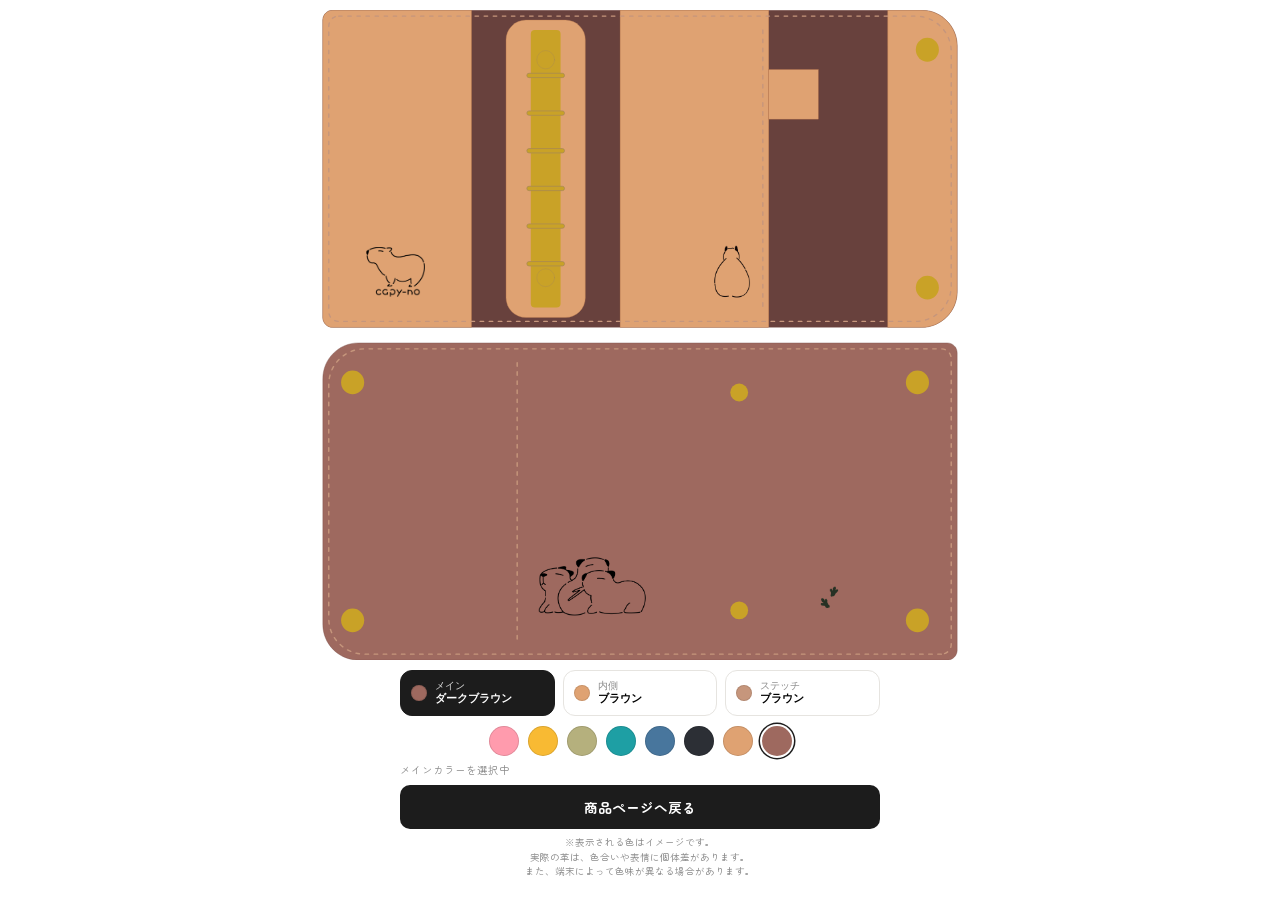
<file: mini6-minne/index.html>
<!DOCTYPE html>
<html lang="ja">
<head>
<meta charset="UTF-8">
<meta http-equiv="refresh" content="0; url=../mini6/?back=https%3A%2F%2Fminne.com%2Fitems%2F44145618">
<title>カラーシミュレーター | capy-no</title>
<script>location.replace('../mini6/?back=https%3A%2F%2Fminne.com%2Fitems%2F44145618');</script>
</head>
<body>
<p><a href="../mini6/?back=https%3A%2F%2Fminne.com%2Fitems%2F44145618">カラーシミュレーターへ</a></p>
</body>
</html>
</file>
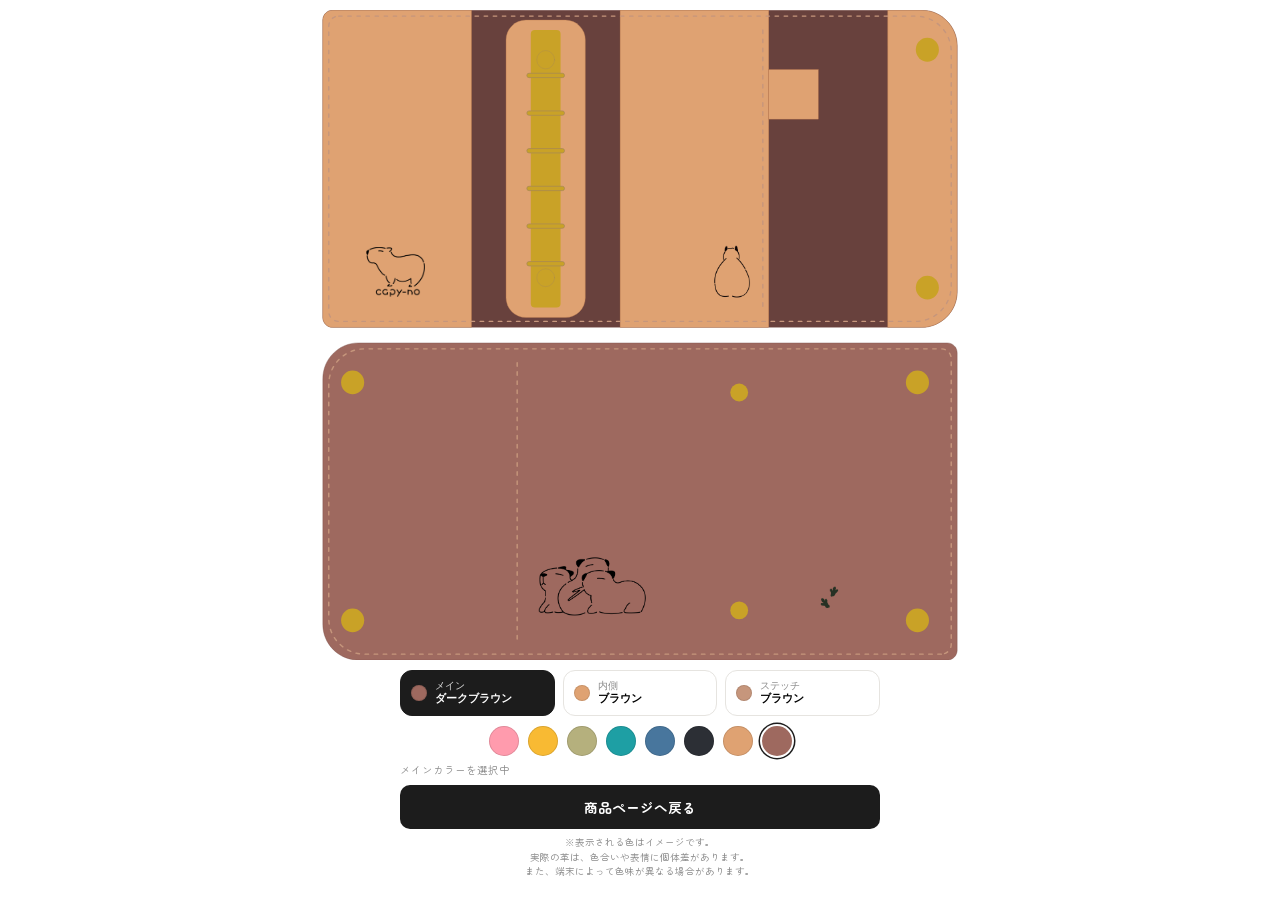
<file: mini6/index.html>
<!DOCTYPE html>
<html lang="ja">
<head>
<meta charset="UTF-8">
<meta name="viewport" content="width=device-width, initial-scale=1.0">
<title>カラーシミュレーター | capy-no</title>
<!-- Google tag (gtag.js) -->
<script async src="https://www.googletagmanager.com/gtag/js?id=G-CZFLJF0Y0Q"></script>
<script>
  window.dataLayer = window.dataLayer || [];
  function gtag(){dataLayer.push(arguments);}
  gtag('js', new Date());
  gtag('config', 'G-CZFLJF0Y0Q');
</script>
<link rel="preconnect" href="https://fonts.googleapis.com">
<link href="https://fonts.googleapis.com/css2?family=Zen+Maru+Gothic:wght@400;500;700;900&display=swap" rel="stylesheet">
<link rel="stylesheet" href="../shared/simulator.css">
<style>
  /* この商品（ミニ6サイズ）のアートワーク専用スタイル。
     色変数の初期値と、SVGパーツ⇔色変数の対応はここに書く。 */
  :root{
    --main-color:#9E695F;
    --main-suede-color:#68413D;
    --inner-color:#DFA272;
    --thread-color:#C6967C;
    --hardware:#C9A227;
    --main-border:#754A43;
    --inner-border:#B97A4E;
  }
  .c-main{ fill:var(--main-color); stroke:var(--main-border); stroke-miterlimit:10; stroke-width:.5px; transition:fill .35s ease, stroke .35s ease; }
  .c-main-suede{ fill:var(--main-suede-color); stroke:var(--main-border); stroke-miterlimit:10; stroke-width:.5px; transition:fill .35s ease, stroke .35s ease; }
  .c-inner{ fill:var(--inner-color); stroke:var(--inner-border); stroke-miterlimit:10; stroke-width:.5px; transition:fill .35s ease, stroke .35s ease; }
  .c-thread{ fill:none; stroke:var(--thread-color); stroke-dasharray:5 8; stroke-width:2px; stroke-linecap:round; transition:stroke .35s ease; }
  .c-hardware-fill{ fill:#c9a227; }
  .c-hardware-fill2{ fill:#c9a227; }
  .c-hardware-bar{ fill:#c9a227; stroke:#a58756; }
  .c-hardware-line{ fill:none; stroke:rgba(165,135,86,.5); stroke-linejoin:round; stroke-linecap:round; }
</style>
</head>
<body>
<div class="page">
  <h1 class="visually-hidden">システム手帳（ミニ6サイズ） カラーシミュレーター</h1>

  <main>
    <div class="preview">
      <svg viewBox="0 0 907.59 929.81" xmlns="http://www.w3.org/2000/svg" preserveAspectRatio="xMidYMid meet">
        <path class="c-main" d="M14.42,476.02h841.89c28.16,0,51.02,22.86,51.02,51.02v351.5c0,28.16-22.86,51.02-51.02,51.02H14.42c-7.82,0-14.17-6.35-14.17-14.17v-425.2c0-7.82,6.35-14.17,14.17-14.17Z" transform="translate(907.59 1405.58) rotate(180)"/>
        <path class="c-thread" d="M22.93,484.52h824.88c28.16,0,51.02,22.86,51.02,51.02v334.49c0,28.16-22.86,51.02-51.02,51.02H22.93c-7.82,0-14.17-6.35-14.17-14.17v-408.19c0-7.82,6.35-14.17,14.17-14.17Z" transform="translate(907.59 1405.58) rotate(180)"/>
        <line class="c-thread" x1="278.17" y1="504.36" x2="278.17" y2="901.21"/>
        <ellipse class="c-hardware-fill2" cx="42.89" cy="532.58" rx="16.51" ry="17"/>
        <ellipse class="c-hardware-fill2" cx="42.89" cy="872.74" rx="16.51" ry="17"/>
        <path class="c-main-suede" d="M14.42.25h841.89c28.16,0,51.02,22.86,51.02,51.02v351.5c0,28.16-22.86,51.02-51.02,51.02H14.42c-7.82,0-14.17-6.35-14.17-14.17V14.42C.25,6.6,6.6.25,14.42.25Z"/>
        <path class="c-inner" d="M14.42.25h198.43v453.54H14.42c-7.82,0-14.17-6.35-14.17-14.17V14.42C.25,6.6,6.6.25,14.42.25Z"/>
        <rect class="c-inner" x="425.32" y=".25" width="212.6" height="453.54"/>
        <rect class="c-inner" x="262.24" y="14.42" width="113.39" height="425.2" rx="28.35" ry="28.35"/>
        <path class="c-inner" d="M808,.25h48.19c28.16,0,51.02,22.86,51.02,51.02v351.5c0,28.16-22.86,51.02-51.02,51.02h-48.19V.25h0Z"/>
        <rect class="c-hardware-fill" x="297.68" y="28.6" width="42.52" height="396.85" rx="5.67" ry="5.67"/>
        <ellipse class="c-hardware-line" cx="318.94" cy="71.12" rx="12.76" ry="13.13"/>
        <circle class="c-hardware-line" cx="318.94" cy="382.8" r="12.76"/>
        <rect class="c-inner" x="637.92" y="85.16" width="70.87" height="70.87"/>
        <path class="c-thread" d="M22.93,8.75h824.88c28.16,0,51.02,22.86,51.02,51.02v334.49c0,28.16-22.86,51.02-51.02,51.02H22.93c-7.82,0-14.17-6.35-14.17-14.17V22.93c0-7.82,6.35-14.17,14.17-14.17Z"/>
        <line class="c-thread" x1="629.42" y1="28.6" x2="629.42" y2="425.45"/>
        <ellipse class="c-hardware-fill2" cx="864.69" cy="56.82" rx="16.51" ry="17"/>
        <ellipse class="c-hardware-fill2" cx="864.69" cy="396.98" rx="16.51" ry="17"/>
        <rect class="c-hardware-bar" x="292.01" y="198.17" width="53.86" height="6.24" rx="3.12" ry="3.12"/>
        <rect class="c-hardware-bar" x="292.01" y="252.03" width="53.86" height="6.24" rx="3.12" ry="3.12"/>
        <rect class="c-hardware-bar" x="292.01" y="305.89" width="53.86" height="6.24" rx="3.12" ry="3.12"/>
        <rect class="c-hardware-bar" x="292.01" y="90.46" width="53.86" height="6.24" rx="3.12" ry="3.12"/>
        <rect class="c-hardware-bar" x="292.01" y="144.31" width="53.86" height="6.24" rx="3.12" ry="3.12"/>
        <rect class="c-hardware-bar" x="292.01" y="359.75" width="53.86" height="6.24" rx="3.12" ry="3.12"/>
        <ellipse class="c-hardware-fill2" cx="850.52" cy="532.58" rx="16.51" ry="17"/>
        <ellipse class="c-hardware-fill2" cx="850.52" cy="872.74" rx="16.51" ry="17"/>
        <image width="289" height="245" transform="translate(62.49 339.06) scale(.29)" href="assets/logo-large.png"/>
        <image width="638" height="346" transform="translate(309.05 782.65) scale(.24)" href="assets/logo-medium.png"/>
        <image width="47" height="70" transform="translate(708.79 844.14) rotate(-30) scale(.24)" href="assets/pawprint-small-1.png"/>
        <image width="49" height="60" transform="translate(725.26 824.69) scale(.24)" href="assets/pawprint-small-2.png"/>
        <image width="214" height="308" transform="translate(559.76 337.23) scale(.24)" href="assets/logo-corner.png"/>
        <circle class="c-hardware-fill2" cx="595.65" cy="546.88" r="12.76"/>
        <circle class="c-hardware-fill2" cx="595.65" cy="858.57" r="12.76"/>
      </svg>
    </div>

    <div class="controls" id="controls"></div>
  </main>

  <div class="modal-overlay" id="modal-overlay"></div>
</div>

<script src="../shared/simulator.js"></script>
<script src="config.js"></script>
<script>
  ColorSimulator.init(SIMULATOR_CONFIG);
</script>
</body>
</html>
</file>
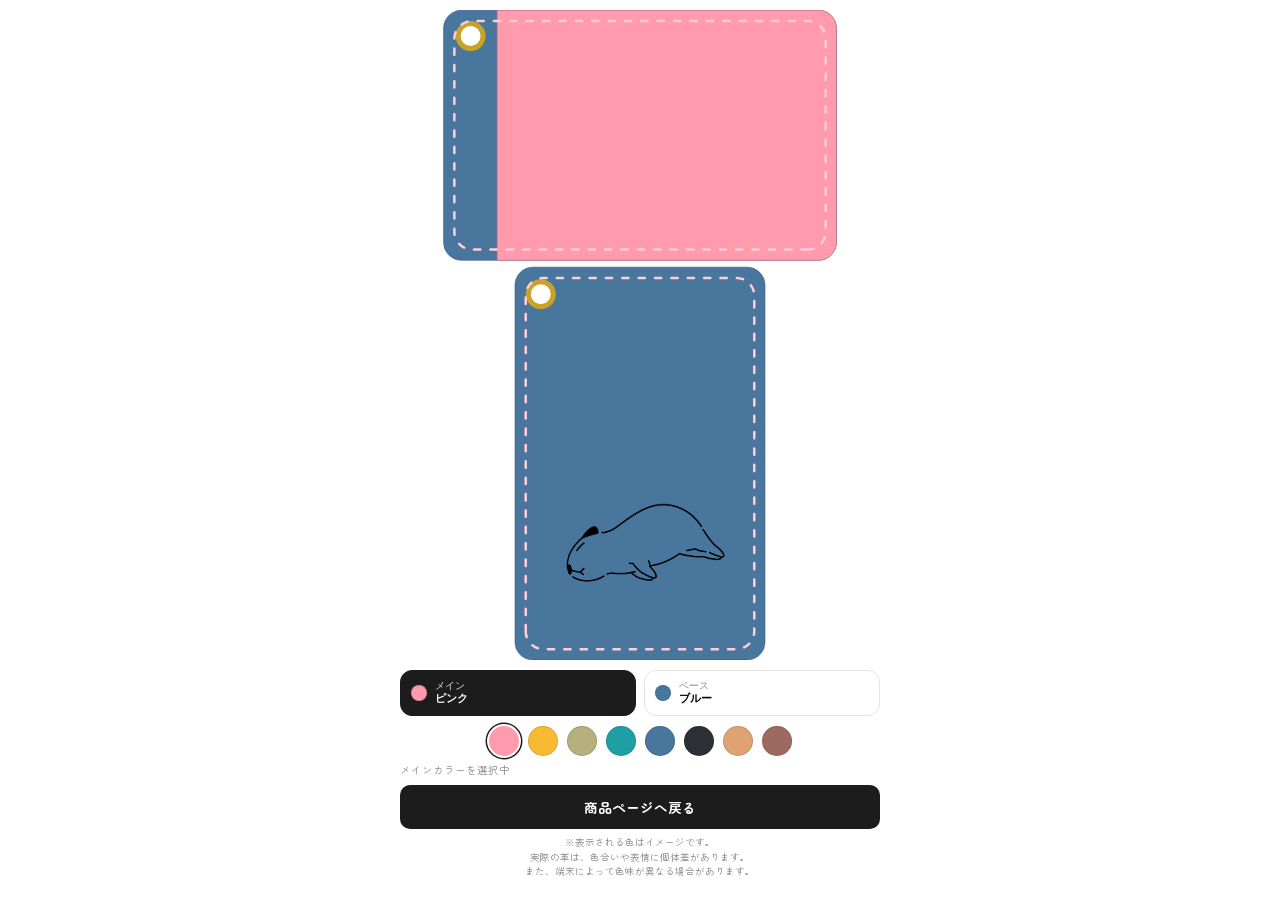
<file: passcase-minne/index.html>
<!DOCTYPE html>
<html lang="ja">
<head>
<meta charset="UTF-8">
<meta http-equiv="refresh" content="0; url=../passcase/?back=https%3A%2F%2Fminne.com%2Fitems%2F43658327">
<title>カラーシミュレーター | capy-no</title>
<script>location.replace('../passcase/?back=https%3A%2F%2Fminne.com%2Fitems%2F43658327');</script>
</head>
<body>
<p><a href="../passcase/?back=https%3A%2F%2Fminne.com%2Fitems%2F43658327">カラーシミュレーターへ</a></p>
</body>
</html>
</file>
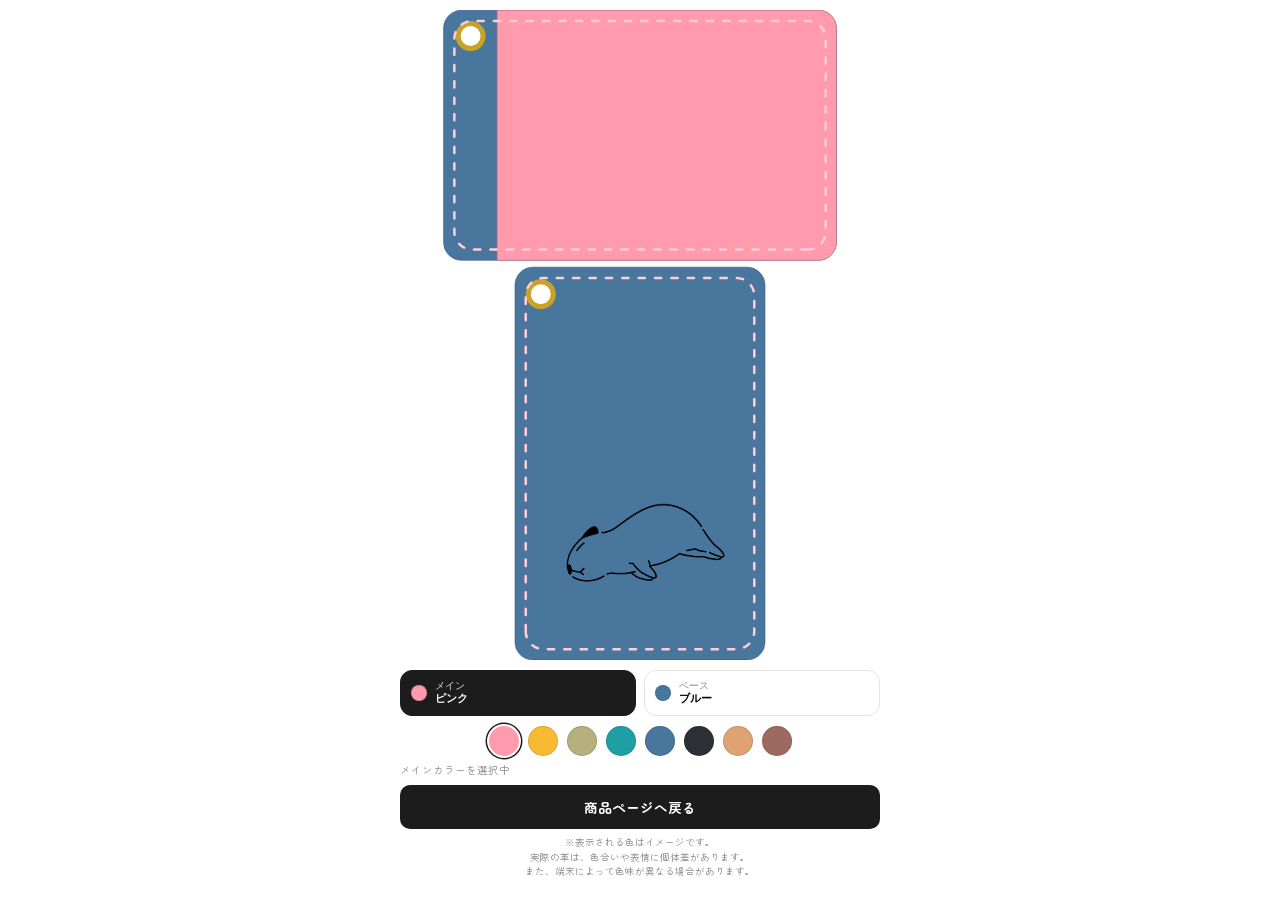
<file: passcase/index.html>
<!DOCTYPE html>
<html lang="ja">
<head>
<meta charset="UTF-8">
<meta name="viewport" content="width=device-width, initial-scale=1.0">
<title>カラーシミュレーター | capy-no</title>
<!-- Google tag (gtag.js) -->
<script async src="https://www.googletagmanager.com/gtag/js?id=G-CZFLJF0Y0Q"></script>
<script>
  window.dataLayer = window.dataLayer || [];
  function gtag(){dataLayer.push(arguments);}
  gtag('js', new Date());
  gtag('config', 'G-CZFLJF0Y0Q');
</script>
<link rel="preconnect" href="https://fonts.googleapis.com">
<link href="https://fonts.googleapis.com/css2?family=Zen+Maru+Gothic:wght@400;500;700;900&display=swap" rel="stylesheet">
<link rel="stylesheet" href="../shared/simulator.css">
<style>
  /* この商品（パスケース）のアートワーク専用スタイル。
     色変数の初期値と、SVGパーツ⇔色変数の対応はここに書く。
     ステッチカラーは独立選択させず、メインカラーの linked から
     --thread-color に自動で流し込まれる。 */
  :root{
    --main-color:#FF9BAD;
    --main-border:#D96F86;
    --base-color:#48769D;
    --base-border:#365A78;
    --thread-color:#FFCCD7;
  }
  .c-main{ fill:var(--main-color); stroke:var(--main-border); stroke-miterlimit:10; stroke-width:.5px; transition:fill .35s ease, stroke .35s ease; }
  .c-base{ fill:var(--base-color); stroke:var(--base-border); stroke-miterlimit:10; stroke-width:.5px; transition:fill .35s ease, stroke .35s ease; }
  .c-thread{ fill:none; stroke:var(--thread-color); stroke-dasharray:5 8; stroke-width:2px; stroke-linecap:round; transition:stroke .35s ease; }
  .c-hardware{ fill:#fff; stroke:#c9a227; stroke-width:4px; }
</style>
</head>
<body>
<div class="page">
  <h1 class="visually-hidden">パスケース カラーシミュレーター</h1>

  <main>
    <div class="preview">
      <svg viewBox="0 0 312.31 516.24" xmlns="http://www.w3.org/2000/svg" preserveAspectRatio="xMidYMid meet">
        <rect class="c-base" x=".25" y=".25" width="311.81" height="198.43" rx="14.17" ry="14.17"/>
        <circle class="c-hardware" cx="21.68" cy="20.68" r="9.92"/>
        <path class="c-main" d="M42.77.25h255.12c7.82,0,14.17,6.35,14.17,14.17v170.08c0,7.82-6.35,14.17-14.17,14.17H42.77V.25h0Z"/>
        <rect class="c-thread" x="8.75" y="8.75" width="294.8" height="181.42" rx="14.17" ry="14.17" transform="translate(312.31 198.93) rotate(180)"/>
        <rect class="c-base" x=".25" y="260.88" width="311.81" height="198.43" rx="14.17" ry="14.17" transform="translate(516.24 203.93) rotate(90)"/>
        <circle class="c-hardware" cx="77.37" cy="225.61" r="9.92"/>
        <rect class="c-thread" x="8.75" y="269.38" width="294.8" height="181.42" rx="14.17" ry="14.17" transform="translate(-203.93 516.24) rotate(-90)"/>
        <image width="523" height="258" transform="translate(97.83 392.02) scale(.24)" href="assets/logo.png"/>
      </svg>
    </div>

    <div class="controls" id="controls"></div>
  </main>

  <div class="modal-overlay" id="modal-overlay"></div>
</div>

<script src="../shared/simulator.js"></script>
<script src="config.js"></script>
<script>
  ColorSimulator.init(SIMULATOR_CONFIG);
</script>
</body>
</html>
</file>
<file: shared/simulator.css>
/* capy-no カラーシミュレーター 共通スタイル
   商品ごとに変わるのは以下のみ（各商品の index.html 内 <style> に書く）:
   - :root の色変数の初期値（--main-color 等）
   - アートワーク（SVG）の各パーツを色変数に結びつけるクラス（.c-main など）
   ここには商品に依存しない画面構成・UIコンポーネントのスタイルのみを置く。
*/
:root{
  --ink:#1c1c1c;
  --line:#e6e4e0;
  --sub:#8a8a8a;
}
*{box-sizing:border-box;}
html,body{
  height:100%;
  margin:0;
  overflow:hidden;
  font-family:'Zen Maru Gothic', sans-serif;
  color:var(--ink);
  background:#ffffff;
}

.page{
  height:100vh;
  height:100dvh;
  display:flex;
  flex-direction:column;
}

.visually-hidden{
  position:absolute !important;
  width:1px; height:1px;
  overflow:hidden;
  clip:rect(0 0 0 0);
  white-space:nowrap;
}

main{
  flex:1 1 auto;
  min-height:0;
  display:flex;
  flex-direction:column;
  align-items:center;
  padding: 10px 0 8px;
}

.preview{
  flex:1 1 auto;
  min-height:0;
  width:95vw;
  max-width:95vw;
  display:flex;
  align-items:center;
  justify-content:center;
}
.preview svg{
  width:100%;
  height:auto;
  max-height:100%;
  display:block;
}

.controls{
  flex:0 0 auto;
  width:100%;
  max-width:520px;
  padding: 10px 20px 14px;
}

.summary{
  display:flex;
  gap:8px;
  margin-bottom:10px;
}
.chip{
  flex:1;
  height:46px;
  display:flex;
  align-items:center;
  gap:8px;
  padding:0 10px;
  border-radius:12px;
  border:1px solid var(--line);
  background:#fff;
  cursor:pointer;
}
.chip.active{
  border-color:var(--ink);
  background:var(--ink);
  color:#fff;
}
.chip.active .chip-label{ color:#ddd; }
.chip .swatch-dot{
  width:16px;height:16px;border-radius:50%;
  flex:0 0 auto;
  box-shadow: inset 0 0 0 1px rgba(0,0,0,.1);
}
.chip-text{ display:flex; flex-direction:column; line-height:1.25; text-align:left; min-width:0; }
.chip .chip-label{ font-size:9.5px; color:var(--sub); white-space:nowrap; }
.chip .chip-value{
  font-size:11px;
  font-weight:700;
  white-space:nowrap;
  overflow:hidden;
  text-overflow:ellipsis;
}

.palette-row{
  display:flex;
  justify-content:center;
  gap:9px;
  margin-bottom:6px;
}
.swatch{
  width:30px;
  height:30px;
  border-radius:50%;
  border:none;
  cursor:pointer;
  position:relative;
  box-shadow: inset 0 0 0 1px rgba(0,0,0,.12);
}
.swatch:focus-visible{ outline:2px solid var(--ink); outline-offset:2px; }
.swatch.selected{
  box-shadow: 0 0 0 2px #fff, 0 0 0 3.5px var(--ink);
}

.foot-row{
  display:flex;
  justify-content:space-between;
  align-items:center;
}
.active-label{
  font-size:10.5px;
  color:var(--sub);
}
.disclaimer{
  margin:6px 0 0;
  font-size:9.5px;
  line-height:1.5;
  color:var(--sub);
  text-align:center;
}

.back-btn{
  width:100%;
  margin-top:8px;
  padding:12px 0;
  border:none;
  border-radius:10px;
  background:var(--ink);
  color:#fff;
  font-family:'Zen Maru Gothic', sans-serif;
  font-size:13.5px;
  font-weight:700;
  cursor:pointer;
}
.back-btn:active{ opacity:.85; }

.modal-overlay{
  display:none;
  position:fixed;
  inset:0;
  background:rgba(28,28,28,.55);
  align-items:center;
  justify-content:center;
  padding:24px;
  z-index:50;
}
.modal-overlay.open{ display:flex; }
.modal-card{
  width:100%;
  max-width:340px;
  background:#fff;
  border-radius:16px;
  padding:26px 22px 22px;
  text-align:center;
}
.modal-title{
  font-size:15px;
  font-weight:700;
  margin:0 0 16px;
}
.modal-colors{
  display:flex;
  flex-direction:column;
  gap:10px;
  margin-bottom:16px;
}
.modal-color-row{
  display:flex;
  align-items:center;
  gap:12px;
  padding:10px 12px;
  border:1px solid var(--line);
  border-radius:10px;
  text-align:left;
}
.modal-color-row .dot{
  width:26px; height:26px;
  border-radius:50%;
  flex:0 0 auto;
  box-shadow: inset 0 0 0 1px rgba(0,0,0,.12);
}
.modal-color-row .label{
  font-size:10.5px;
  color:var(--sub);
  display:block;
}
.modal-color-row .value{
  font-size:14px;
  font-weight:700;
  display:block;
}
.modal-note{
  font-size:12px;
  color:var(--sub);
  line-height:1.7;
  margin:0 0 20px;
}
.modal-ok{
  width:100%;
  padding:13px 0;
  border:none;
  border-radius:10px;
  background:var(--ink);
  color:#fff;
  font-family:'Zen Maru Gothic', sans-serif;
  font-size:14px;
  font-weight:700;
  cursor:pointer;
}
.modal-ok:active{ opacity:.85; }

.modal-cancel{
  display:block;
  width:100%;
  margin-top:12px;
  padding:4px 0;
  border:none;
  background:none;
  color:var(--sub);
  font-family:'Zen Maru Gothic', sans-serif;
  font-size:12px;
  text-decoration:underline;
  cursor:pointer;
}
</file>
